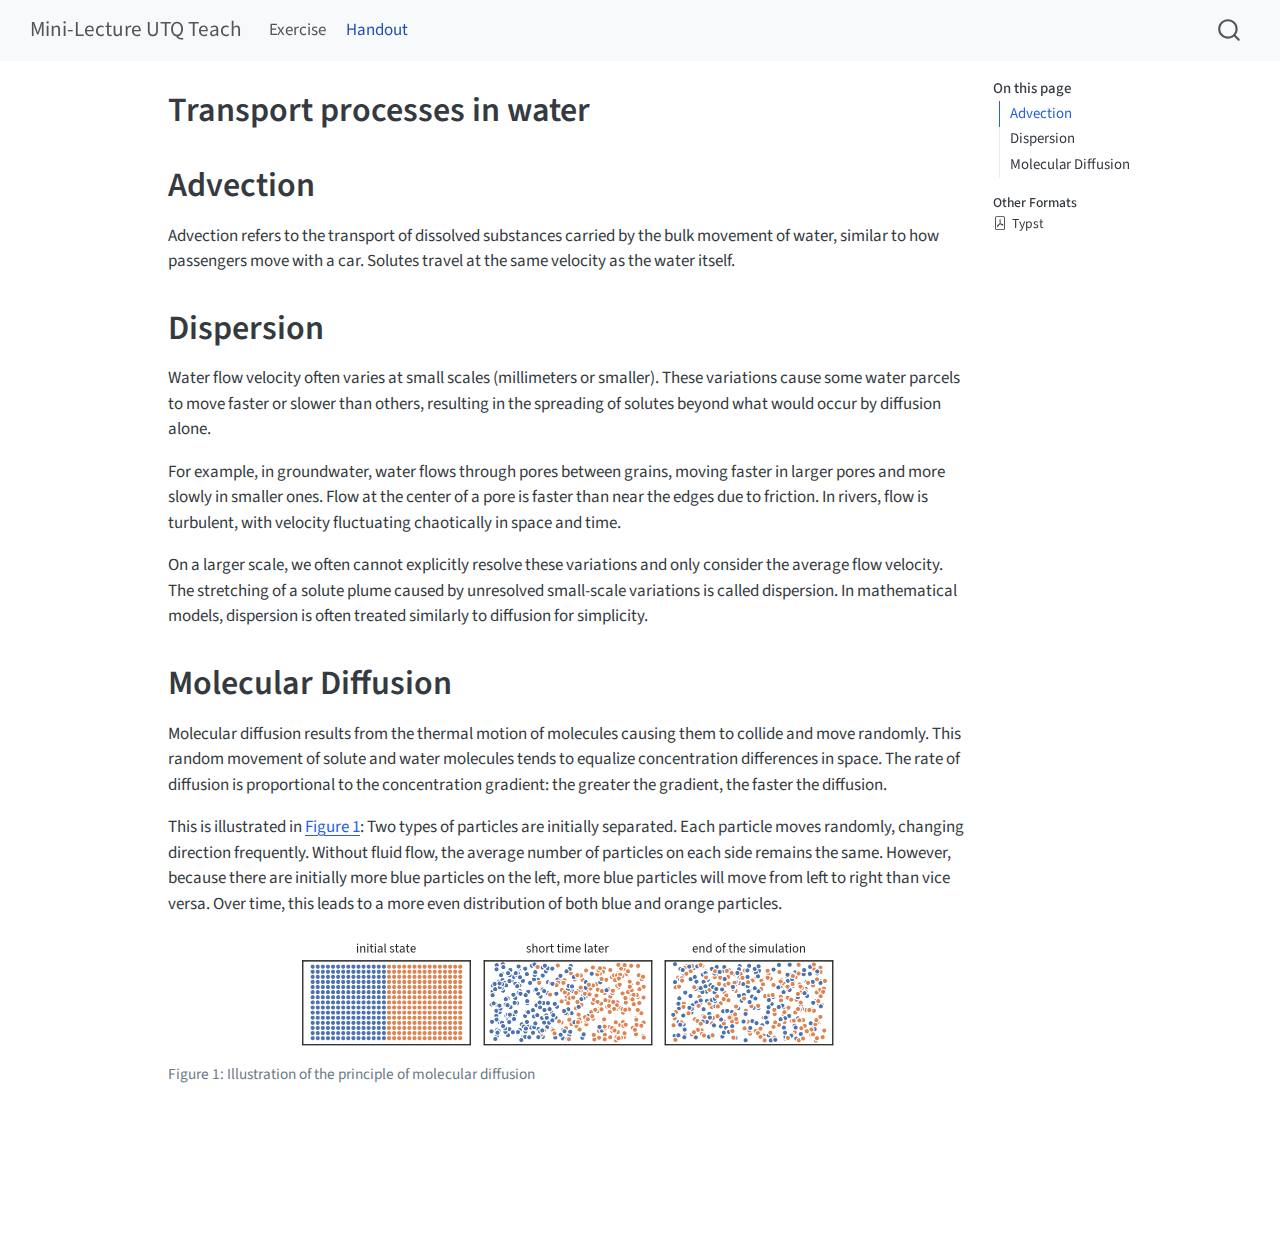
<file: index.html>
<html xmlns="http://www.w3.org/1999/xhtml">    
  <head>      
    <title>Redirect to handout.html</title>      
    <meta http-equiv="refresh" content="0;URL='handout.html'" />    
  </head>    
  <body> 
  </body>  
</html>
</file>
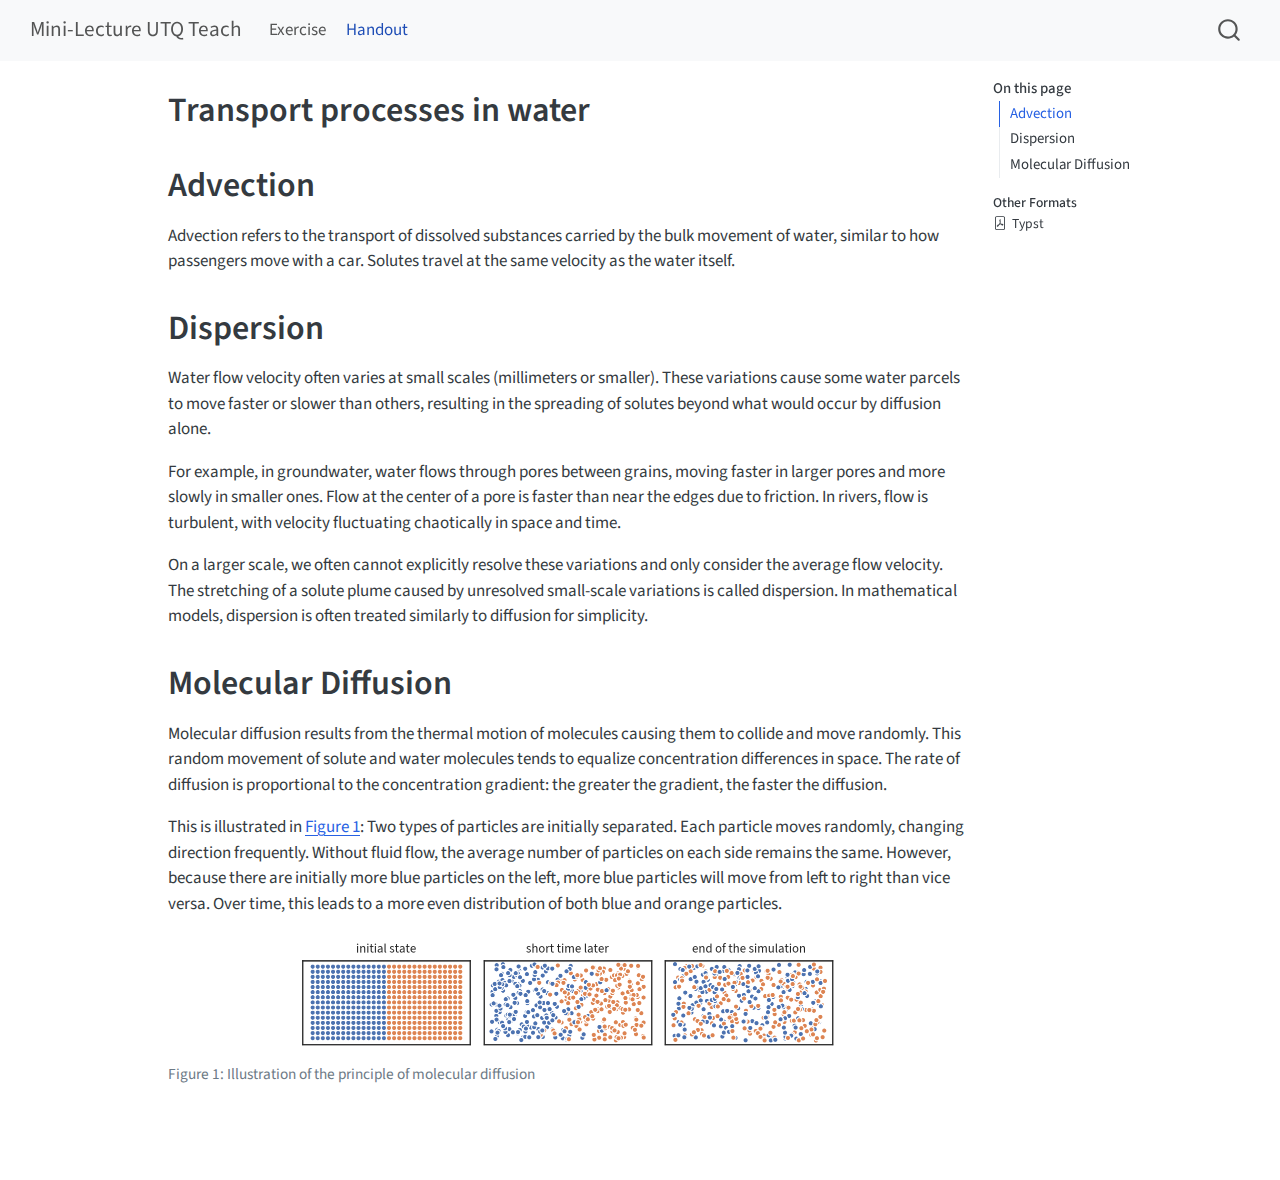
<file: handout.html>
<!DOCTYPE html>
<html xmlns="http://www.w3.org/1999/xhtml" lang="en" xml:lang="en"><head>

<meta charset="utf-8">
<meta name="generator" content="quarto-1.4.552">

<meta name="viewport" content="width=device-width, initial-scale=1.0, user-scalable=yes">


<title>Mini-Lecture UTQ Teach - Transport processes in water</title>
<style>
code{white-space: pre-wrap;}
span.smallcaps{font-variant: small-caps;}
div.columns{display: flex; gap: min(4vw, 1.5em);}
div.column{flex: auto; overflow-x: auto;}
div.hanging-indent{margin-left: 1.5em; text-indent: -1.5em;}
ul.task-list{list-style: none;}
ul.task-list li input[type="checkbox"] {
  width: 0.8em;
  margin: 0 0.8em 0.2em -1em; /* quarto-specific, see https://github.com/quarto-dev/quarto-cli/issues/4556 */ 
  vertical-align: middle;
}
</style>


<script src="site_libs/quarto-nav/quarto-nav.js"></script>
<script src="site_libs/quarto-nav/headroom.min.js"></script>
<script src="site_libs/clipboard/clipboard.min.js"></script>
<script src="site_libs/quarto-search/autocomplete.umd.js"></script>
<script src="site_libs/quarto-search/fuse.min.js"></script>
<script src="site_libs/quarto-search/quarto-search.js"></script>
<meta name="quarto:offset" content="./">
<script src="site_libs/quarto-html/quarto.js"></script>
<script src="site_libs/quarto-html/popper.min.js"></script>
<script src="site_libs/quarto-html/tippy.umd.min.js"></script>
<script src="site_libs/quarto-html/anchor.min.js"></script>
<link href="site_libs/quarto-html/tippy.css" rel="stylesheet">
<link href="site_libs/quarto-html/quarto-syntax-highlighting.css" rel="stylesheet" id="quarto-text-highlighting-styles">
<script src="site_libs/bootstrap/bootstrap.min.js"></script>
<link href="site_libs/bootstrap/bootstrap-icons.css" rel="stylesheet">
<link href="site_libs/bootstrap/bootstrap.min.css" rel="stylesheet" id="quarto-bootstrap" data-mode="light">
<script id="quarto-search-options" type="application/json">{
  "location": "navbar",
  "copy-button": false,
  "collapse-after": 3,
  "panel-placement": "end",
  "type": "overlay",
  "limit": 50,
  "keyboard-shortcut": [
    "f",
    "/",
    "s"
  ],
  "show-item-context": false,
  "language": {
    "search-no-results-text": "No results",
    "search-matching-documents-text": "matching documents",
    "search-copy-link-title": "Copy link to search",
    "search-hide-matches-text": "Hide additional matches",
    "search-more-match-text": "more match in this document",
    "search-more-matches-text": "more matches in this document",
    "search-clear-button-title": "Clear",
    "search-text-placeholder": "",
    "search-detached-cancel-button-title": "Cancel",
    "search-submit-button-title": "Submit",
    "search-label": "Search"
  }
}</script>


<link rel="stylesheet" href="styles.css">
</head>

<body class="nav-fixed">

<div id="quarto-search-results"></div>
  <header id="quarto-header" class="headroom fixed-top">
    <nav class="navbar navbar-expand-lg " data-bs-theme="dark">
      <div class="navbar-container container-fluid">
      <div class="navbar-brand-container mx-auto">
    <a class="navbar-brand" href="./index.html">
    <span class="navbar-title">Mini-Lecture UTQ Teach</span>
    </a>
  </div>
            <div id="quarto-search" class="" title="Search"></div>
          <button class="navbar-toggler" type="button" data-bs-toggle="collapse" data-bs-target="#navbarCollapse" aria-controls="navbarCollapse" aria-expanded="false" aria-label="Toggle navigation" onclick="if (window.quartoToggleHeadroom) { window.quartoToggleHeadroom(); }">
  <span class="navbar-toggler-icon"></span>
</button>
          <div class="collapse navbar-collapse" id="navbarCollapse">
            <ul class="navbar-nav navbar-nav-scroll me-auto">
  <li class="nav-item">
    <a class="nav-link" href="./advection_dispersion.html"> 
<span class="menu-text">Exercise</span></a>
  </li>  
  <li class="nav-item">
    <a class="nav-link active" href="./handout.html" aria-current="page"> 
<span class="menu-text">Handout</span></a>
  </li>  
</ul>
          </div> <!-- /navcollapse -->
          <div class="quarto-navbar-tools">
</div>
      </div> <!-- /container-fluid -->
    </nav>
</header>
<!-- content -->
<div id="quarto-content" class="quarto-container page-columns page-rows-contents page-layout-article page-navbar">
<!-- sidebar -->
<!-- margin-sidebar -->
    <div id="quarto-margin-sidebar" class="sidebar margin-sidebar">
        <nav id="TOC" role="doc-toc" class="toc-active">
    <h2 id="toc-title">On this page</h2>
   
  <ul>
  <li><a href="#advection" id="toc-advection" class="nav-link active" data-scroll-target="#advection">Advection</a></li>
  <li><a href="#dispersion" id="toc-dispersion" class="nav-link" data-scroll-target="#dispersion">Dispersion</a></li>
  <li><a href="#molecular-diffusion" id="toc-molecular-diffusion" class="nav-link" data-scroll-target="#molecular-diffusion">Molecular Diffusion</a></li>
  </ul>
<div class="quarto-alternate-formats"><h2>Other Formats</h2><ul><li><a href="handout.pdf"><i class="bi bi-file-pdf"></i>Typst</a></li></ul></div></nav>
    </div>
<!-- main -->
<main class="content" id="quarto-document-content">

<header id="title-block-header" class="quarto-title-block default">
<div class="quarto-title">
<h1 class="title">Transport processes in water</h1>
</div>



<div class="quarto-title-meta">

    
  
    
  </div>
  


</header>


<section id="advection" class="level1">
<h1>Advection</h1>
<p>Advection refers to the transport of dissolved substances carried by the bulk movement of water, similar to how passengers move with a car. Solutes travel at the same velocity as the water itself.</p>
</section>
<section id="dispersion" class="level1">
<h1>Dispersion</h1>
<p>Water flow velocity often varies at small scales (millimeters or smaller). These variations cause some water parcels to move faster or slower than others, resulting in the spreading of solutes beyond what would occur by diffusion alone.</p>
<p>For example, in groundwater, water flows through pores between grains, moving faster in larger pores and more slowly in smaller ones. Flow at the center of a pore is faster than near the edges due to friction. In rivers, flow is turbulent, with velocity fluctuating chaotically in space and time.</p>
<p>On a larger scale, we often cannot explicitly resolve these variations and only consider the average flow velocity. The stretching of a solute plume caused by unresolved small-scale variations is called dispersion. In mathematical models, dispersion is often treated similarly to diffusion for simplicity.</p>
</section>
<section id="molecular-diffusion" class="level1">
<h1>Molecular Diffusion</h1>
<p>Molecular diffusion results from the thermal motion of molecules causing them to collide and move randomly. This random movement of solute and water molecules tends to equalize concentration differences in space. The rate of diffusion is proportional to the concentration gradient: the greater the gradient, the faster the diffusion.</p>
<p>This is illustrated in <a href="#fig-diffusion" class="quarto-xref">Figure&nbsp;1</a>: Two types of particles are initially separated. Each particle moves randomly, changing direction frequently. Without fluid flow, the average number of particles on each side remains the same. However, because there are initially more blue particles on the left, more blue particles will move from left to right than vice versa. Over time, this leads to a more even distribution of both blue and orange particles.</p>
<div id="cell-fig-diffusion" class="cell" data-execution_count="2">
<div class="cell-output cell-output-display">
<div id="fig-diffusion" class="quarto-figure quarto-figure-center quarto-float anchored">
<figure class="quarto-float quarto-float-fig figure">
<div aria-describedby="fig-diffusion-caption-0ceaefa1-69ba-4598-a22c-09a6ac19f8ca">
<img src="handout_files/figure-html/fig-diffusion-output-1.png" width="549" height="120" class="figure-img">
</div>
<figcaption class="quarto-float-caption-bottom quarto-float-caption quarto-float-fig" id="fig-diffusion-caption-0ceaefa1-69ba-4598-a22c-09a6ac19f8ca">
Figure&nbsp;1: Illustration of the principle of molecular diffusion
</figcaption>
</figure>
</div>
</div>
</div>


</section>

</main> <!-- /main -->
<script id="quarto-html-after-body" type="application/javascript">
window.document.addEventListener("DOMContentLoaded", function (event) {
  const toggleBodyColorMode = (bsSheetEl) => {
    const mode = bsSheetEl.getAttribute("data-mode");
    const bodyEl = window.document.querySelector("body");
    if (mode === "dark") {
      bodyEl.classList.add("quarto-dark");
      bodyEl.classList.remove("quarto-light");
    } else {
      bodyEl.classList.add("quarto-light");
      bodyEl.classList.remove("quarto-dark");
    }
  }
  const toggleBodyColorPrimary = () => {
    const bsSheetEl = window.document.querySelector("link#quarto-bootstrap");
    if (bsSheetEl) {
      toggleBodyColorMode(bsSheetEl);
    }
  }
  toggleBodyColorPrimary();  
  const icon = "";
  const anchorJS = new window.AnchorJS();
  anchorJS.options = {
    placement: 'right',
    icon: icon
  };
  anchorJS.add('.anchored');
  const isCodeAnnotation = (el) => {
    for (const clz of el.classList) {
      if (clz.startsWith('code-annotation-')) {                     
        return true;
      }
    }
    return false;
  }
  const clipboard = new window.ClipboardJS('.code-copy-button', {
    text: function(trigger) {
      const codeEl = trigger.previousElementSibling.cloneNode(true);
      for (const childEl of codeEl.children) {
        if (isCodeAnnotation(childEl)) {
          childEl.remove();
        }
      }
      return codeEl.innerText;
    }
  });
  clipboard.on('success', function(e) {
    // button target
    const button = e.trigger;
    // don't keep focus
    button.blur();
    // flash "checked"
    button.classList.add('code-copy-button-checked');
    var currentTitle = button.getAttribute("title");
    button.setAttribute("title", "Copied!");
    let tooltip;
    if (window.bootstrap) {
      button.setAttribute("data-bs-toggle", "tooltip");
      button.setAttribute("data-bs-placement", "left");
      button.setAttribute("data-bs-title", "Copied!");
      tooltip = new bootstrap.Tooltip(button, 
        { trigger: "manual", 
          customClass: "code-copy-button-tooltip",
          offset: [0, -8]});
      tooltip.show();    
    }
    setTimeout(function() {
      if (tooltip) {
        tooltip.hide();
        button.removeAttribute("data-bs-title");
        button.removeAttribute("data-bs-toggle");
        button.removeAttribute("data-bs-placement");
      }
      button.setAttribute("title", currentTitle);
      button.classList.remove('code-copy-button-checked');
    }, 1000);
    // clear code selection
    e.clearSelection();
  });
    var localhostRegex = new RegExp(/^(?:http|https):\/\/localhost\:?[0-9]*\//);
    var mailtoRegex = new RegExp(/^mailto:/);
      var filterRegex = new RegExp("https:\/\/astoeriko\.github\.io\/utq-mini-lecture\/");
    var isInternal = (href) => {
        return filterRegex.test(href) || localhostRegex.test(href) || mailtoRegex.test(href);
    }
    // Inspect non-navigation links and adorn them if external
 	var links = window.document.querySelectorAll('a[href]:not(.nav-link):not(.navbar-brand):not(.toc-action):not(.sidebar-link):not(.sidebar-item-toggle):not(.pagination-link):not(.no-external):not([aria-hidden]):not(.dropdown-item):not(.quarto-navigation-tool)');
    for (var i=0; i<links.length; i++) {
      const link = links[i];
      if (!isInternal(link.href)) {
        // undo the damage that might have been done by quarto-nav.js in the case of
        // links that we want to consider external
        if (link.dataset.originalHref !== undefined) {
          link.href = link.dataset.originalHref;
        }
      }
    }
  function tippyHover(el, contentFn, onTriggerFn, onUntriggerFn) {
    const config = {
      allowHTML: true,
      maxWidth: 500,
      delay: 100,
      arrow: false,
      appendTo: function(el) {
          return el.parentElement;
      },
      interactive: true,
      interactiveBorder: 10,
      theme: 'quarto',
      placement: 'bottom-start',
    };
    if (contentFn) {
      config.content = contentFn;
    }
    if (onTriggerFn) {
      config.onTrigger = onTriggerFn;
    }
    if (onUntriggerFn) {
      config.onUntrigger = onUntriggerFn;
    }
    window.tippy(el, config); 
  }
  const noterefs = window.document.querySelectorAll('a[role="doc-noteref"]');
  for (var i=0; i<noterefs.length; i++) {
    const ref = noterefs[i];
    tippyHover(ref, function() {
      // use id or data attribute instead here
      let href = ref.getAttribute('data-footnote-href') || ref.getAttribute('href');
      try { href = new URL(href).hash; } catch {}
      const id = href.replace(/^#\/?/, "");
      const note = window.document.getElementById(id);
      if (note) {
        return note.innerHTML;
      } else {
        return "";
      }
    });
  }
  const xrefs = window.document.querySelectorAll('a.quarto-xref');
  const processXRef = (id, note) => {
    // Strip column container classes
    const stripColumnClz = (el) => {
      el.classList.remove("page-full", "page-columns");
      if (el.children) {
        for (const child of el.children) {
          stripColumnClz(child);
        }
      }
    }
    stripColumnClz(note)
    if (id === null || id.startsWith('sec-')) {
      // Special case sections, only their first couple elements
      const container = document.createElement("div");
      if (note.children && note.children.length > 2) {
        container.appendChild(note.children[0].cloneNode(true));
        for (let i = 1; i < note.children.length; i++) {
          const child = note.children[i];
          if (child.tagName === "P" && child.innerText === "") {
            continue;
          } else {
            container.appendChild(child.cloneNode(true));
            break;
          }
        }
        if (window.Quarto?.typesetMath) {
          window.Quarto.typesetMath(container);
        }
        return container.innerHTML
      } else {
        if (window.Quarto?.typesetMath) {
          window.Quarto.typesetMath(note);
        }
        return note.innerHTML;
      }
    } else {
      // Remove any anchor links if they are present
      const anchorLink = note.querySelector('a.anchorjs-link');
      if (anchorLink) {
        anchorLink.remove();
      }
      if (window.Quarto?.typesetMath) {
        window.Quarto.typesetMath(note);
      }
      // TODO in 1.5, we should make sure this works without a callout special case
      if (note.classList.contains("callout")) {
        return note.outerHTML;
      } else {
        return note.innerHTML;
      }
    }
  }
  for (var i=0; i<xrefs.length; i++) {
    const xref = xrefs[i];
    tippyHover(xref, undefined, function(instance) {
      instance.disable();
      let url = xref.getAttribute('href');
      let hash = undefined; 
      if (url.startsWith('#')) {
        hash = url;
      } else {
        try { hash = new URL(url).hash; } catch {}
      }
      if (hash) {
        const id = hash.replace(/^#\/?/, "");
        const note = window.document.getElementById(id);
        if (note !== null) {
          try {
            const html = processXRef(id, note.cloneNode(true));
            instance.setContent(html);
          } finally {
            instance.enable();
            instance.show();
          }
        } else {
          // See if we can fetch this
          fetch(url.split('#')[0])
          .then(res => res.text())
          .then(html => {
            const parser = new DOMParser();
            const htmlDoc = parser.parseFromString(html, "text/html");
            const note = htmlDoc.getElementById(id);
            if (note !== null) {
              const html = processXRef(id, note);
              instance.setContent(html);
            } 
          }).finally(() => {
            instance.enable();
            instance.show();
          });
        }
      } else {
        // See if we can fetch a full url (with no hash to target)
        // This is a special case and we should probably do some content thinning / targeting
        fetch(url)
        .then(res => res.text())
        .then(html => {
          const parser = new DOMParser();
          const htmlDoc = parser.parseFromString(html, "text/html");
          const note = htmlDoc.querySelector('main.content');
          if (note !== null) {
            // This should only happen for chapter cross references
            // (since there is no id in the URL)
            // remove the first header
            if (note.children.length > 0 && note.children[0].tagName === "HEADER") {
              note.children[0].remove();
            }
            const html = processXRef(null, note);
            instance.setContent(html);
          } 
        }).finally(() => {
          instance.enable();
          instance.show();
        });
      }
    }, function(instance) {
    });
  }
      let selectedAnnoteEl;
      const selectorForAnnotation = ( cell, annotation) => {
        let cellAttr = 'data-code-cell="' + cell + '"';
        let lineAttr = 'data-code-annotation="' +  annotation + '"';
        const selector = 'span[' + cellAttr + '][' + lineAttr + ']';
        return selector;
      }
      const selectCodeLines = (annoteEl) => {
        const doc = window.document;
        const targetCell = annoteEl.getAttribute("data-target-cell");
        const targetAnnotation = annoteEl.getAttribute("data-target-annotation");
        const annoteSpan = window.document.querySelector(selectorForAnnotation(targetCell, targetAnnotation));
        const lines = annoteSpan.getAttribute("data-code-lines").split(",");
        const lineIds = lines.map((line) => {
          return targetCell + "-" + line;
        })
        let top = null;
        let height = null;
        let parent = null;
        if (lineIds.length > 0) {
            //compute the position of the single el (top and bottom and make a div)
            const el = window.document.getElementById(lineIds[0]);
            top = el.offsetTop;
            height = el.offsetHeight;
            parent = el.parentElement.parentElement;
          if (lineIds.length > 1) {
            const lastEl = window.document.getElementById(lineIds[lineIds.length - 1]);
            const bottom = lastEl.offsetTop + lastEl.offsetHeight;
            height = bottom - top;
          }
          if (top !== null && height !== null && parent !== null) {
            // cook up a div (if necessary) and position it 
            let div = window.document.getElementById("code-annotation-line-highlight");
            if (div === null) {
              div = window.document.createElement("div");
              div.setAttribute("id", "code-annotation-line-highlight");
              div.style.position = 'absolute';
              parent.appendChild(div);
            }
            div.style.top = top - 2 + "px";
            div.style.height = height + 4 + "px";
            div.style.left = 0;
            let gutterDiv = window.document.getElementById("code-annotation-line-highlight-gutter");
            if (gutterDiv === null) {
              gutterDiv = window.document.createElement("div");
              gutterDiv.setAttribute("id", "code-annotation-line-highlight-gutter");
              gutterDiv.style.position = 'absolute';
              const codeCell = window.document.getElementById(targetCell);
              const gutter = codeCell.querySelector('.code-annotation-gutter');
              gutter.appendChild(gutterDiv);
            }
            gutterDiv.style.top = top - 2 + "px";
            gutterDiv.style.height = height + 4 + "px";
          }
          selectedAnnoteEl = annoteEl;
        }
      };
      const unselectCodeLines = () => {
        const elementsIds = ["code-annotation-line-highlight", "code-annotation-line-highlight-gutter"];
        elementsIds.forEach((elId) => {
          const div = window.document.getElementById(elId);
          if (div) {
            div.remove();
          }
        });
        selectedAnnoteEl = undefined;
      };
        // Handle positioning of the toggle
    window.addEventListener(
      "resize",
      throttle(() => {
        elRect = undefined;
        if (selectedAnnoteEl) {
          selectCodeLines(selectedAnnoteEl);
        }
      }, 10)
    );
    function throttle(fn, ms) {
    let throttle = false;
    let timer;
      return (...args) => {
        if(!throttle) { // first call gets through
            fn.apply(this, args);
            throttle = true;
        } else { // all the others get throttled
            if(timer) clearTimeout(timer); // cancel #2
            timer = setTimeout(() => {
              fn.apply(this, args);
              timer = throttle = false;
            }, ms);
        }
      };
    }
      // Attach click handler to the DT
      const annoteDls = window.document.querySelectorAll('dt[data-target-cell]');
      for (const annoteDlNode of annoteDls) {
        annoteDlNode.addEventListener('click', (event) => {
          const clickedEl = event.target;
          if (clickedEl !== selectedAnnoteEl) {
            unselectCodeLines();
            const activeEl = window.document.querySelector('dt[data-target-cell].code-annotation-active');
            if (activeEl) {
              activeEl.classList.remove('code-annotation-active');
            }
            selectCodeLines(clickedEl);
            clickedEl.classList.add('code-annotation-active');
          } else {
            // Unselect the line
            unselectCodeLines();
            clickedEl.classList.remove('code-annotation-active');
          }
        });
      }
  const findCites = (el) => {
    const parentEl = el.parentElement;
    if (parentEl) {
      const cites = parentEl.dataset.cites;
      if (cites) {
        return {
          el,
          cites: cites.split(' ')
        };
      } else {
        return findCites(el.parentElement)
      }
    } else {
      return undefined;
    }
  };
  var bibliorefs = window.document.querySelectorAll('a[role="doc-biblioref"]');
  for (var i=0; i<bibliorefs.length; i++) {
    const ref = bibliorefs[i];
    const citeInfo = findCites(ref);
    if (citeInfo) {
      tippyHover(citeInfo.el, function() {
        var popup = window.document.createElement('div');
        citeInfo.cites.forEach(function(cite) {
          var citeDiv = window.document.createElement('div');
          citeDiv.classList.add('hanging-indent');
          citeDiv.classList.add('csl-entry');
          var biblioDiv = window.document.getElementById('ref-' + cite);
          if (biblioDiv) {
            citeDiv.innerHTML = biblioDiv.innerHTML;
          }
          popup.appendChild(citeDiv);
        });
        return popup.innerHTML;
      });
    }
  }
});
</script>
</div> <!-- /content -->




</body></html>
</file>
<file: site_libs/quarto-html/tippy.css>
.tippy-box[data-animation=fade][data-state=hidden]{opacity:0}[data-tippy-root]{max-width:calc(100vw - 10px)}.tippy-box{position:relative;background-color:#333;color:#fff;border-radius:4px;font-size:14px;line-height:1.4;white-space:normal;outline:0;transition-property:transform,visibility,opacity}.tippy-box[data-placement^=top]>.tippy-arrow{bottom:0}.tippy-box[data-placement^=top]>.tippy-arrow:before{bottom:-7px;left:0;border-width:8px 8px 0;border-top-color:initial;transform-origin:center top}.tippy-box[data-placement^=bottom]>.tippy-arrow{top:0}.tippy-box[data-placement^=bottom]>.tippy-arrow:before{top:-7px;left:0;border-width:0 8px 8px;border-bottom-color:initial;transform-origin:center bottom}.tippy-box[data-placement^=left]>.tippy-arrow{right:0}.tippy-box[data-placement^=left]>.tippy-arrow:before{border-width:8px 0 8px 8px;border-left-color:initial;right:-7px;transform-origin:center left}.tippy-box[data-placement^=right]>.tippy-arrow{left:0}.tippy-box[data-placement^=right]>.tippy-arrow:before{left:-7px;border-width:8px 8px 8px 0;border-right-color:initial;transform-origin:center right}.tippy-box[data-inertia][data-state=visible]{transition-timing-function:cubic-bezier(.54,1.5,.38,1.11)}.tippy-arrow{width:16px;height:16px;color:#333}.tippy-arrow:before{content:"";position:absolute;border-color:transparent;border-style:solid}.tippy-content{position:relative;padding:5px 9px;z-index:1}
</file>
<file: site_libs/quarto-html/quarto-syntax-highlighting.css>
/* quarto syntax highlight colors */
:root {
  --quarto-hl-ot-color: #003B4F;
  --quarto-hl-at-color: #657422;
  --quarto-hl-ss-color: #20794D;
  --quarto-hl-an-color: #5E5E5E;
  --quarto-hl-fu-color: #4758AB;
  --quarto-hl-st-color: #20794D;
  --quarto-hl-cf-color: #003B4F;
  --quarto-hl-op-color: #5E5E5E;
  --quarto-hl-er-color: #AD0000;
  --quarto-hl-bn-color: #AD0000;
  --quarto-hl-al-color: #AD0000;
  --quarto-hl-va-color: #111111;
  --quarto-hl-bu-color: inherit;
  --quarto-hl-ex-color: inherit;
  --quarto-hl-pp-color: #AD0000;
  --quarto-hl-in-color: #5E5E5E;
  --quarto-hl-vs-color: #20794D;
  --quarto-hl-wa-color: #5E5E5E;
  --quarto-hl-do-color: #5E5E5E;
  --quarto-hl-im-color: #00769E;
  --quarto-hl-ch-color: #20794D;
  --quarto-hl-dt-color: #AD0000;
  --quarto-hl-fl-color: #AD0000;
  --quarto-hl-co-color: #5E5E5E;
  --quarto-hl-cv-color: #5E5E5E;
  --quarto-hl-cn-color: #8f5902;
  --quarto-hl-sc-color: #5E5E5E;
  --quarto-hl-dv-color: #AD0000;
  --quarto-hl-kw-color: #003B4F;
}

/* other quarto variables */
:root {
  --quarto-font-monospace: SFMono-Regular, Menlo, Monaco, Consolas, "Liberation Mono", "Courier New", monospace;
}

pre > code.sourceCode > span {
  color: #003B4F;
}

code span {
  color: #003B4F;
}

code.sourceCode > span {
  color: #003B4F;
}

div.sourceCode,
div.sourceCode pre.sourceCode {
  color: #003B4F;
}

code span.ot {
  color: #003B4F;
  font-style: inherit;
}

code span.at {
  color: #657422;
  font-style: inherit;
}

code span.ss {
  color: #20794D;
  font-style: inherit;
}

code span.an {
  color: #5E5E5E;
  font-style: inherit;
}

code span.fu {
  color: #4758AB;
  font-style: inherit;
}

code span.st {
  color: #20794D;
  font-style: inherit;
}

code span.cf {
  color: #003B4F;
  font-style: inherit;
}

code span.op {
  color: #5E5E5E;
  font-style: inherit;
}

code span.er {
  color: #AD0000;
  font-style: inherit;
}

code span.bn {
  color: #AD0000;
  font-style: inherit;
}

code span.al {
  color: #AD0000;
  font-style: inherit;
}

code span.va {
  color: #111111;
  font-style: inherit;
}

code span.bu {
  font-style: inherit;
}

code span.ex {
  font-style: inherit;
}

code span.pp {
  color: #AD0000;
  font-style: inherit;
}

code span.in {
  color: #5E5E5E;
  font-style: inherit;
}

code span.vs {
  color: #20794D;
  font-style: inherit;
}

code span.wa {
  color: #5E5E5E;
  font-style: italic;
}

code span.do {
  color: #5E5E5E;
  font-style: italic;
}

code span.im {
  color: #00769E;
  font-style: inherit;
}

code span.ch {
  color: #20794D;
  font-style: inherit;
}

code span.dt {
  color: #AD0000;
  font-style: inherit;
}

code span.fl {
  color: #AD0000;
  font-style: inherit;
}

code span.co {
  color: #5E5E5E;
  font-style: inherit;
}

code span.cv {
  color: #5E5E5E;
  font-style: italic;
}

code span.cn {
  color: #8f5902;
  font-style: inherit;
}

code span.sc {
  color: #5E5E5E;
  font-style: inherit;
}

code span.dv {
  color: #AD0000;
  font-style: inherit;
}

code span.kw {
  color: #003B4F;
  font-style: inherit;
}

.prevent-inlining {
  content: "</";
}

/*# sourceMappingURL=debc5d5d77c3f9108843748ff7464032.css.map */
</file>
<file: styles.css>
/* css styles */
</file>
